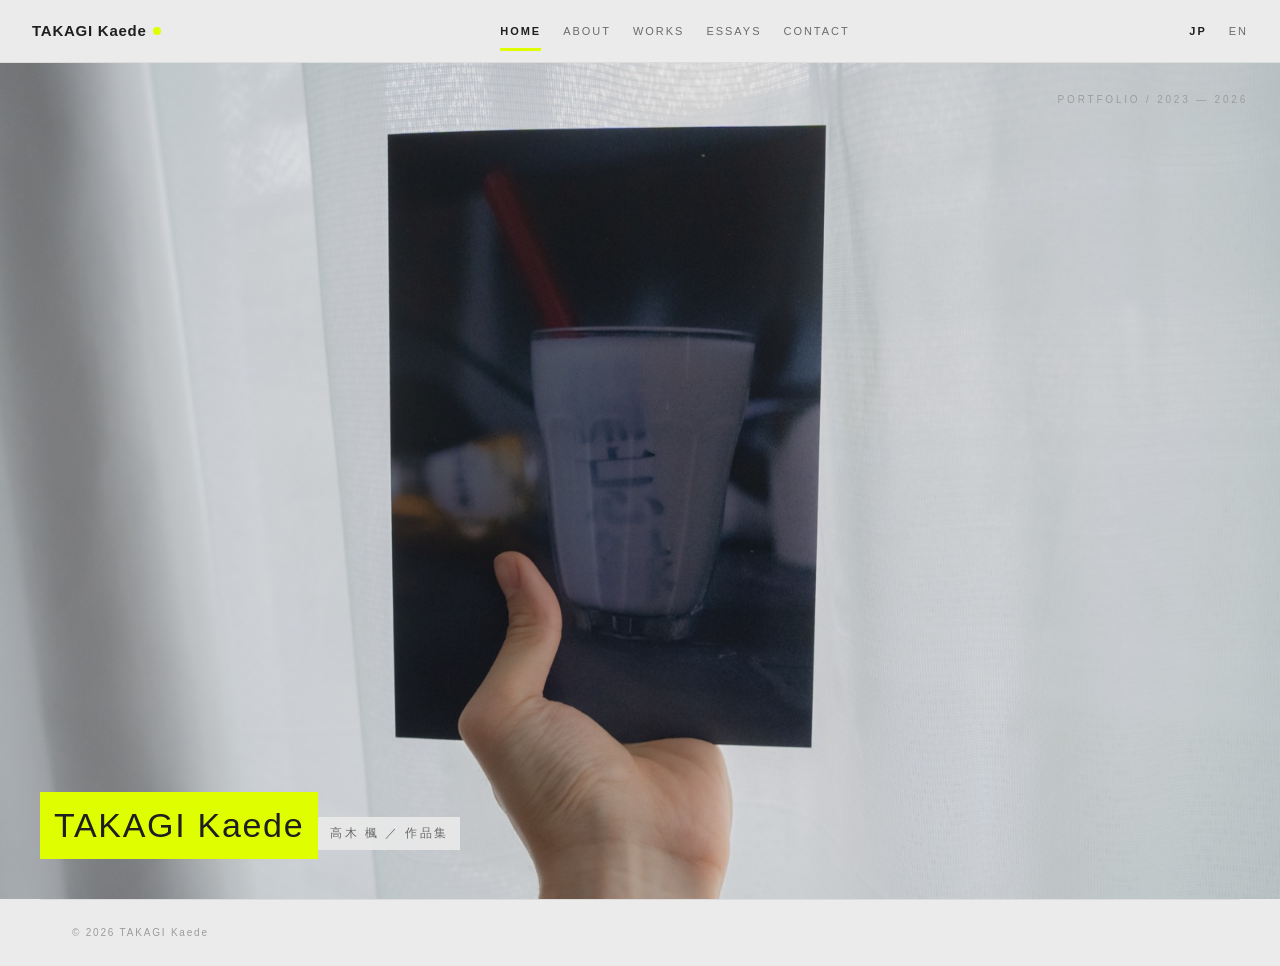
<file: index.html>
<!doctype html>
<html lang="ja">
<head>
<meta charset="utf-8">
<meta name="viewport" content="width=device-width,initial-scale=1">
<title>TAKAGI Kaede — Portfolio</title>
<meta name="description" content="TAKAGI Kaede — Portfolio 2023–2026. 映像・パフォーマンス作品と、制作の周辺で書かれた文章。">
<link rel="stylesheet" href="assets/style.css">
</head>
<body>
<div class="app">
<section class="sec home-sec">
  <div class="cover">
    <img src="images/cover.jpg" alt="">
    <div class="corner">PORTFOLIO / 2023 — 2026</div>
    <div class="ct"><div class="name">TAKAGI Kaede</div><div class="jp">高木 楓 ／ 作品集</div></div>
  </div>
</section>
</div>
<script src="assets/data.js"></script>
<script src="assets/site.js"></script>
<script>buildNav('home');buildFooter();</script>
</body>
</html>
</file>
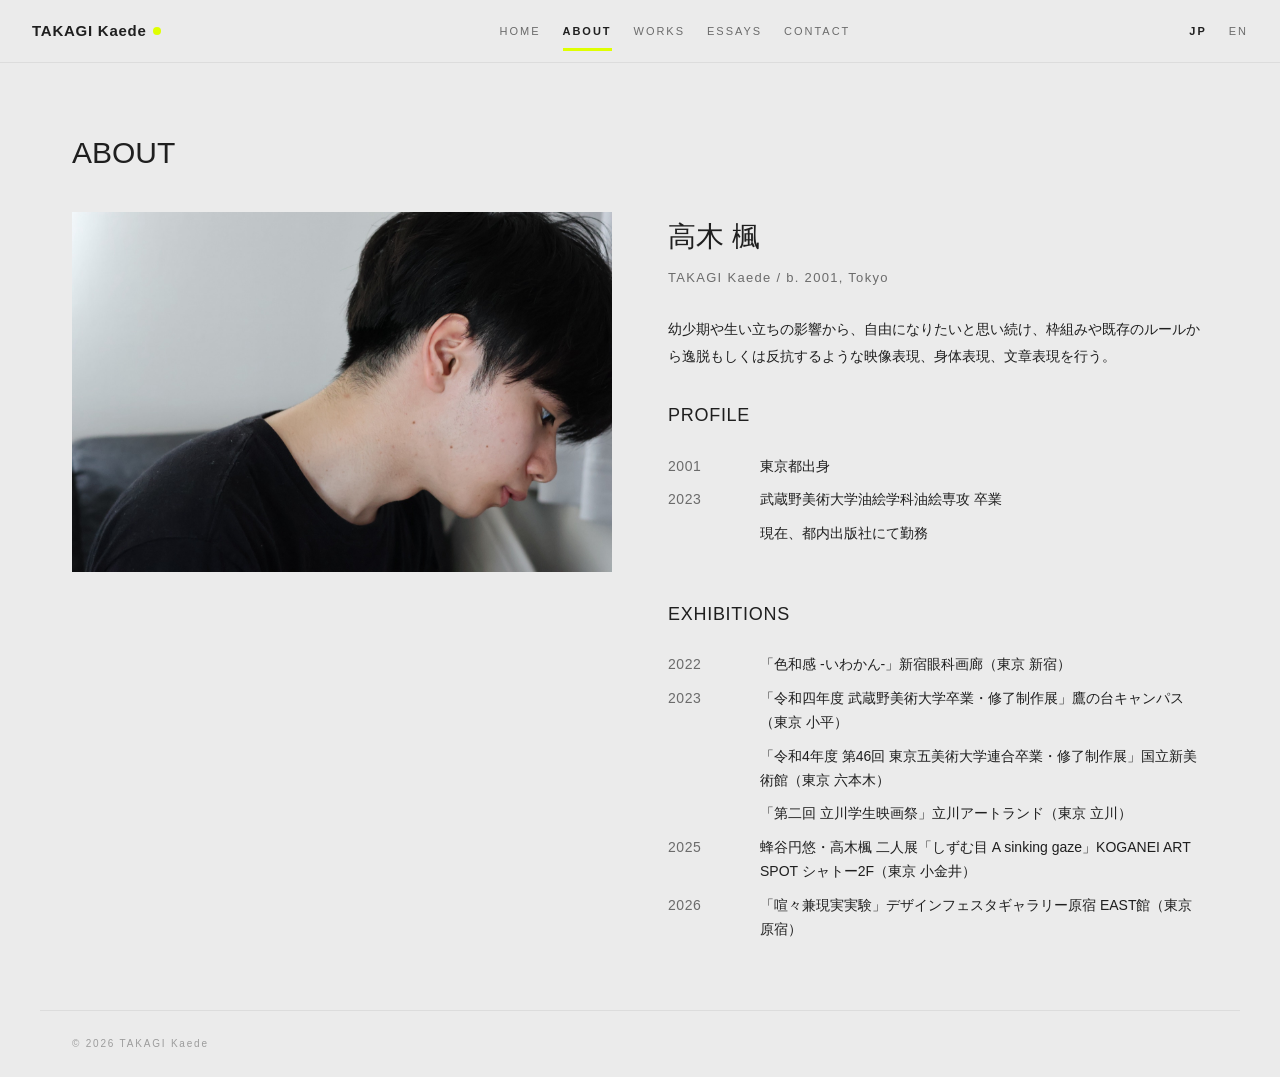
<file: about.html>
<!doctype html>
<html lang="ja">
<head>
<meta charset="utf-8">
<meta name="viewport" content="width=device-width,initial-scale=1">
<title>ABOUT — TAKAGI Kaede</title>
<meta name="description" content="TAKAGI Kaede のプロフィール・展示歴。">
<link rel="stylesheet" href="assets/style.css">
</head>
<body>
<div class="app">
<section class="sec">
  <div class="head"><h2 id="aboutTitle"></h2></div>
  <div class="aboutgrid">
    <figure class="portrait has-img"><img id="portraitImg" src="images/about/01.jpg" alt="" width="1600" height="1066"></figure>
    <div class="about">
      <h3 id="aboutName"></h3>
      <div class="subname" id="aboutSub"></div>
      <p class="bio" id="aboutBio"></p>
      <div class="cv" id="cv"></div>
    </div>
  </div>
</section>
</div>
<script src="assets/data.js"></script>
<script src="assets/site.js"></script>
<script>
buildNav('about');buildFooter();
const lang=getLang(),TT=T[lang];
$('#aboutTitle').textContent=TT.titles.about;
$('#aboutName').textContent=TT.name;
$('#aboutSub').textContent=TT.subname;
$('#aboutBio').textContent=TT.bio;
$('#portraitImg').alt=TT.portraitAlt;
document.documentElement.lang=lang==='jp'?'ja':'en';
// 略歴：見出しの下に「年｜内容」の2列で並べる（同じ年が続くときは2行目以降の年を省略）
const cv=$('#cv');
TT.dl.forEach(([k,vals])=>{
  let prev='';
  const rows=vals.map(v=>{
    const m=v.match(/^(\d{4})[\s　]+(.*)$/);
    const y=m?m[1]:'', txt=(m?m[2]:v).replace(/^([「『（])/,'<span class="openp">$1</span>');
    const show=y&&y!==prev?y:''; if(y)prev=y;
    return `<div class="cvrow"><div class="cvy">${show}</div><div class="cvt">${txt}</div></div>`;
  }).join('');
  cv.insertAdjacentHTML('beforeend',`<h4>${k}</h4><div class="cvlist">${rows}</div>`);
});
</script>
</body>
</html>
</file>
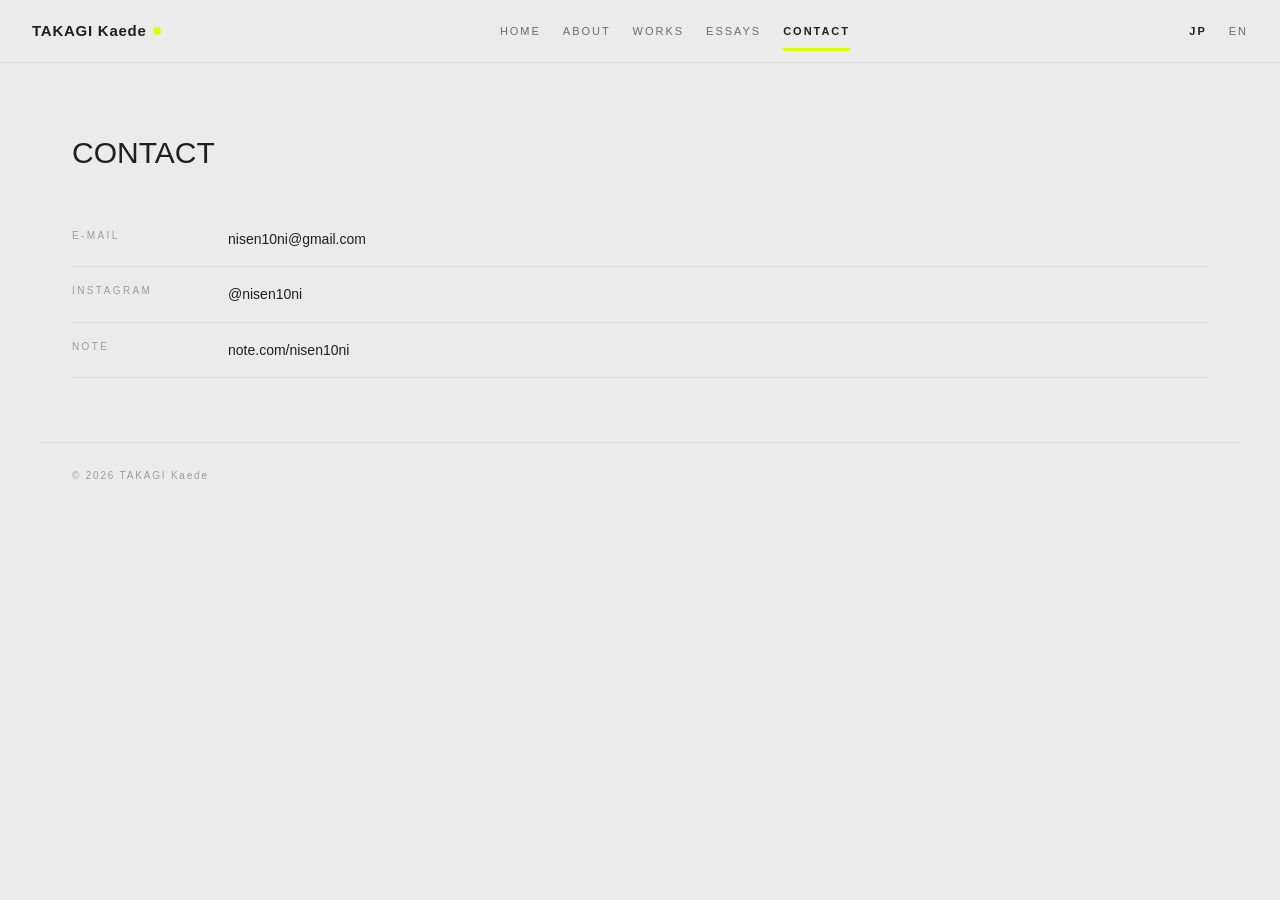
<file: contact.html>
<!doctype html>
<html lang="ja">
<head>
<meta charset="utf-8">
<meta name="viewport" content="width=device-width,initial-scale=1">
<title>CONTACT — TAKAGI Kaede</title>
<meta name="description" content="TAKAGI Kaede へのお問い合わせ・SNS。">
<link rel="stylesheet" href="assets/style.css">
</head>
<body>
<div class="app">
<section class="sec contact">
  <div class="head"><h2 id="contactTitle"></h2></div>
  <div id="contactList"></div>
</section>
</div>
<script src="assets/data.js"></script>
<script src="assets/site.js"></script>
<script>
buildNav('contact');buildFooter();
const lang=getLang(),TT=T[lang];
$('#contactTitle').textContent=TT.titles.contact;
document.documentElement.lang=lang==='jp'?'ja':'en';

const list=$('#contactList');
TT.contact.forEach(([k,v])=>{
  const isExt=v.href.startsWith('http');
  list.insertAdjacentHTML('beforeend',
    `<div class="row">
       <div class="lb">${k}</div>
       <div class="vl"><a href="${v.href}"${isExt?' target="_blank" rel="noopener"':''}>${v.label}</a></div>
     </div>`);
});
</script>
</body>
</html>
</file>
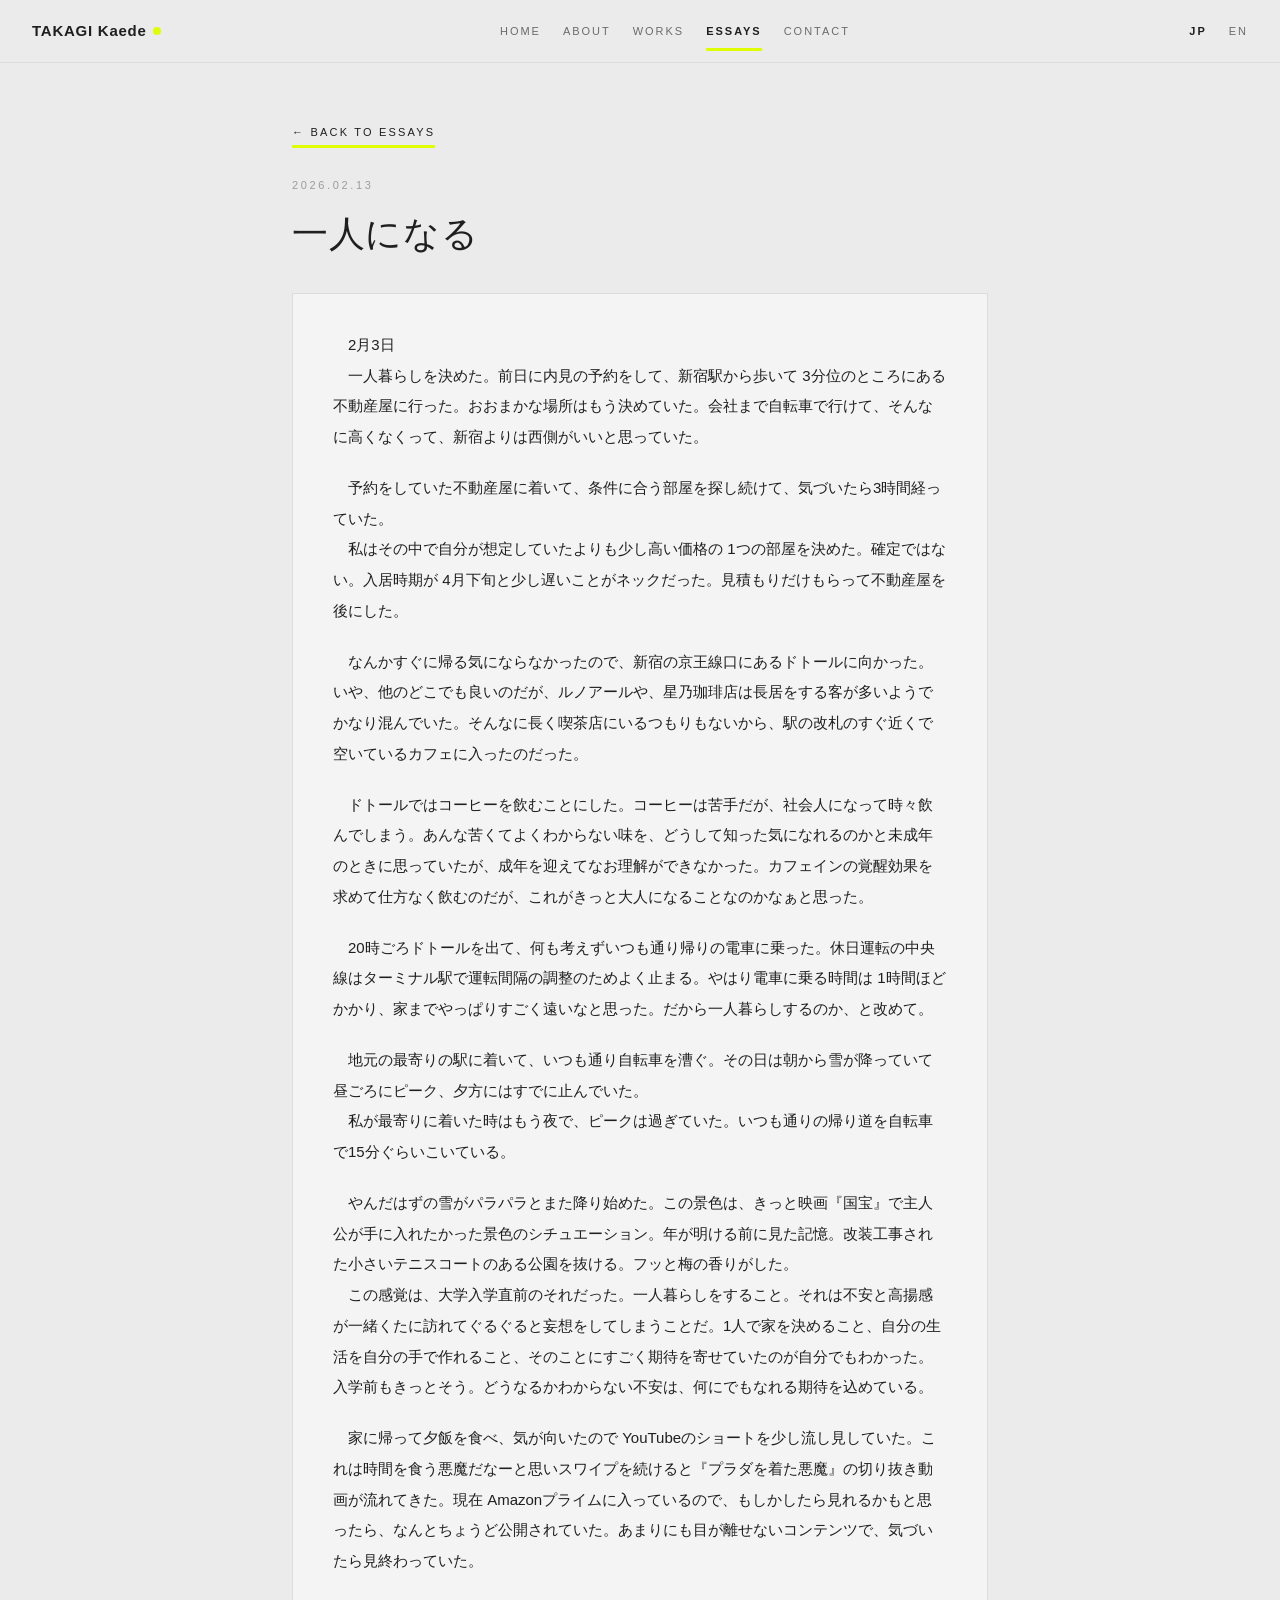
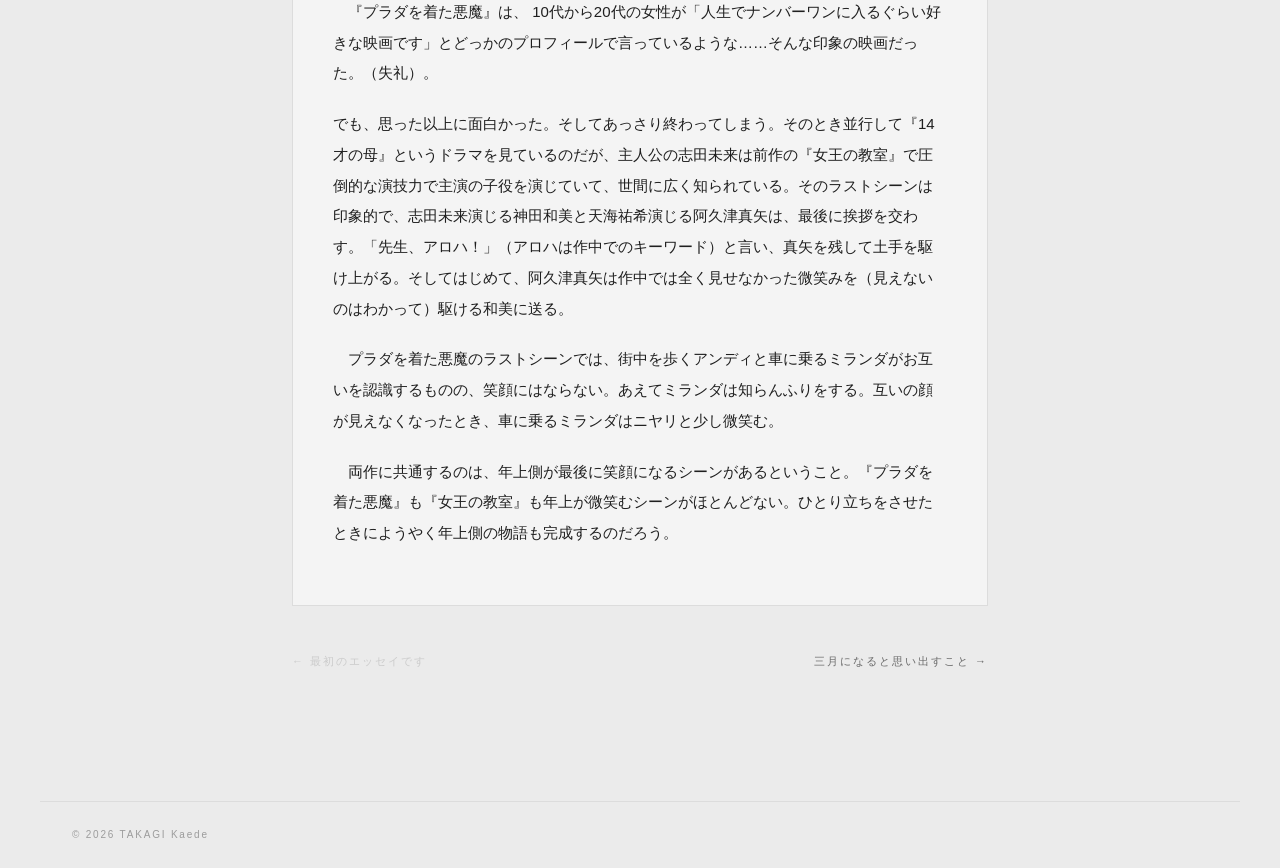
<file: essay.html>
<!doctype html>
<html lang="ja">
<head>
<meta charset="utf-8">
<meta name="viewport" content="width=device-width,initial-scale=1">
<title>ESSAY — TAKAGI Kaede</title>
<meta name="description" content="TAKAGI Kaede によるエッセイ。">
<link rel="stylesheet" href="assets/style.css">
<style>
.essay-wrap{max-width:760px;margin:0 auto;padding:56px 32px 120px}
.essay-back{display:inline-block;margin-bottom:28px;color:var(--tx);font-size:11px;letter-spacing:.2em;border-bottom:3px solid var(--ac);padding-bottom:2px}
.essay-date{font-size:11px;letter-spacing:.24em;color:var(--mute);margin-bottom:12px}
.essay-ttl{font-size:36px;font-weight:500;letter-spacing:.02em;margin-bottom:32px;line-height:1.5}
.essay-paper{background:var(--sf);border:1px solid var(--bd2);padding:36px 40px;line-height:2.05;font-size:15px}
.essay-paper p{margin-bottom:20px}
.essay-nav{display:flex;justify-content:space-between;margin-top:36px;font-size:11px;letter-spacing:.18em;color:var(--sub)}
.essay-nav a{color:inherit;padding:10px 0;transition:color .2s ease}
.essay-nav a:hover{color:var(--ink);background-image:linear-gradient(transparent 70%,var(--ac) 70%)}
.essay-nav .disabled{color:var(--mute);opacity:.4;pointer-events:none}
@media (max-width:640px){
  .essay-wrap{padding:40px 18px 80px}
  .essay-ttl{font-size:26px}
  .essay-paper{padding:22px 20px;font-size:14px;line-height:1.95}
}
</style>
</head>
<body>
<div class="app">
<div class="essay-wrap" lang="ja">
  <a class="essay-back" id="back" href="essays.html">← BACK TO ESSAYS</a>
  <div class="essay-date" id="date"></div>
  <h1 class="essay-ttl" id="ttl"></h1>
  <div class="essay-paper" id="paper"></div>
  <div class="essay-nav">
    <a id="prev" href="#"></a>
    <a id="next" href="#"></a>
  </div>
</div>
</div>
<script src="assets/data.js"></script>
<script src="assets/site.js"></script>
<script>
buildNav('essays');buildFooter();
const lang=getLang();
document.documentElement.lang=lang==='jp'?'ja':'en';

const params=new URLSearchParams(location.search);
const id=parseInt(params.get('id')||'1',10);
const idx=ESSAYS.findIndex(e=>e.id===id);
if(idx===-1){location.replace('essays.html');throw new Error('essay not found');}
const e=ESSAYS[idx];
document.title=e.title+' — TAKAGI Kaede';

$('#date').textContent=e.date;
$('#ttl').textContent=e.title;
$('#paper').innerHTML=e.body.map(x=>`<p>${x.replace(/\n/g,'<br>')}</p>`).join('');

// ESSAYS は新しい順。「前」= ひとつ古いエッセイ、「次」= ひとつ新しいエッセイ。
const older=ESSAYS[idx+1],newer=ESSAYS[idx-1];
const prevEl=$('#prev'),nextEl=$('#next');
if(older){prevEl.href='essay.html?id='+older.id;prevEl.textContent='← '+older.title;}
else{prevEl.classList.add('disabled');prevEl.textContent='← 最初のエッセイです';}
if(newer){nextEl.href='essay.html?id='+newer.id;nextEl.textContent=newer.title+' →';}
else{nextEl.classList.add('disabled');nextEl.textContent='最新のエッセイです →';}
</script>
</body>
</html>
</file>
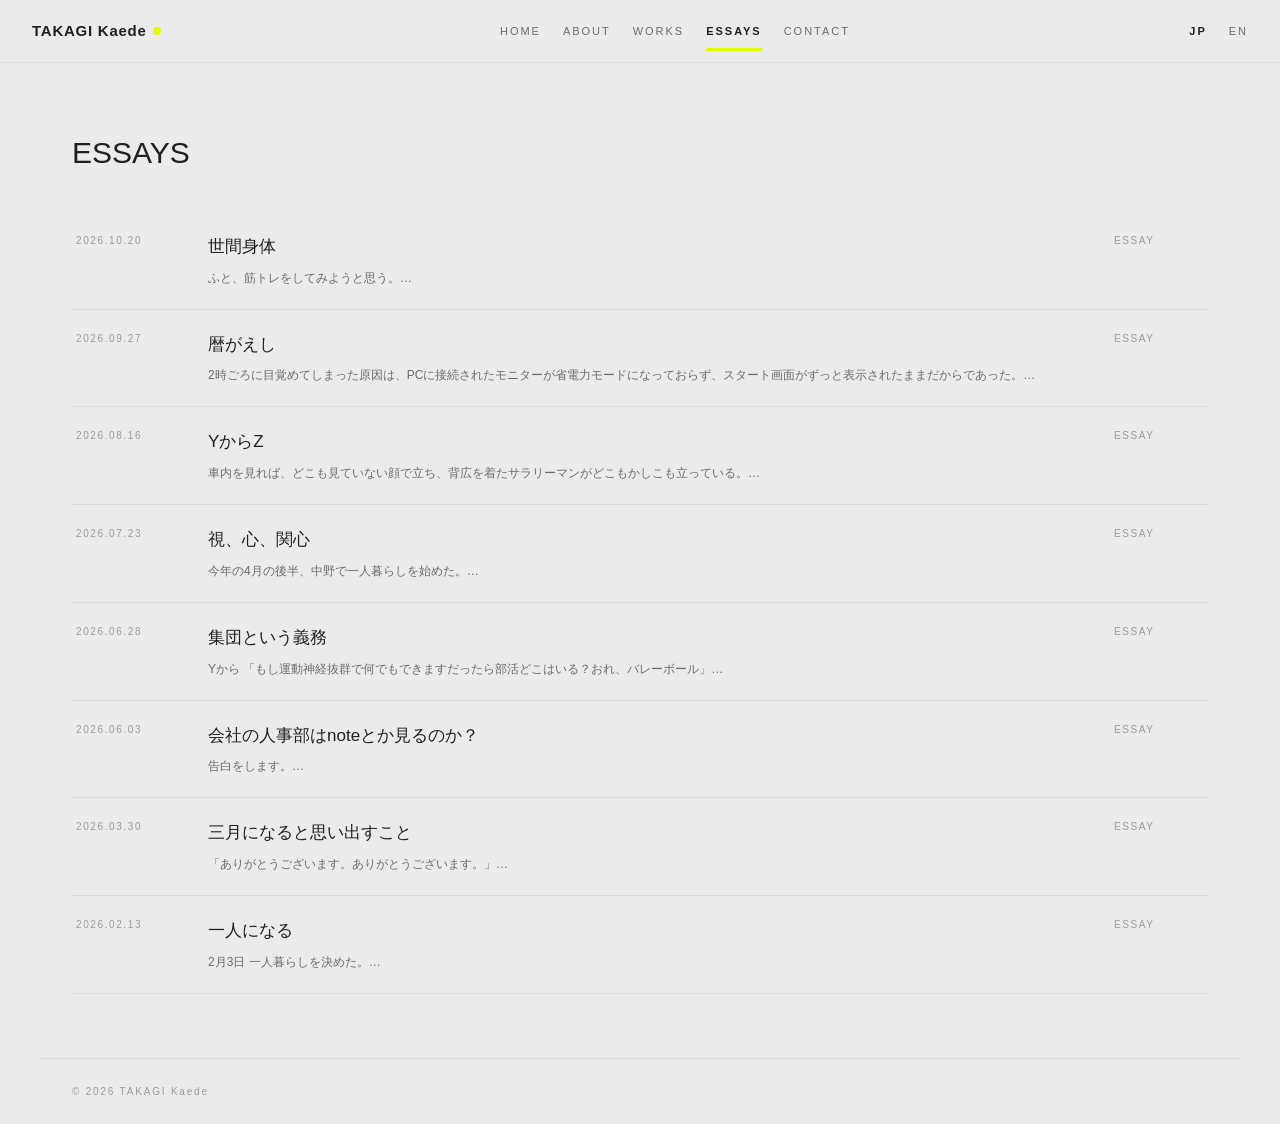
<file: essays.html>
<!doctype html>
<html lang="ja">
<head>
<meta charset="utf-8">
<meta name="viewport" content="width=device-width,initial-scale=1">
<title>ESSAYS — TAKAGI Kaede</title>
<meta name="description" content="TAKAGI Kaede によるエッセイ・ノート。">
<link rel="stylesheet" href="assets/style.css">
</head>
<body>
<div class="app">
<section class="sec">
  <div class="head"><h2 id="essayTitle"></h2></div>
  <div class="essays" id="essayList"></div>
</section>
</div>
<script src="assets/data.js"></script>
<script src="assets/site.js"></script>
<script>
buildNav('essays');buildFooter();
const lang=getLang(),TT=T[lang];
$('#essayTitle').textContent=TT.titles.essays;
document.documentElement.lang=lang==='jp'?'ja':'en';

// 一覧の下には本文の最初の一文を表示（長い場合は CSS で自動的に「…」）
function firstSentence(body){
  const t=body.join('\n').split('\n').map(l=>l.replace(/^[\s\u3000]+/,'')).filter(Boolean).join('\n');
  let depth=0;
  for(let i=0;i<t.length;i++){
    const c=t[i];
    if(c==='「'||c==='『'||c==='（')depth++;
    else if((c==='」'||c==='』'||c==='）')&&depth>0){depth--;if(depth===0&&t[i+1]==='\n')return t.slice(0,i+1).replace(/\n/g,' ');}
    else if(depth===0&&'。！？'.includes(c))return t.slice(0,i+1).replace(/\n/g,' ');
  }
  return t.replace(/\n/g,' ');
}
const g=$('#essayList');
ESSAYS.forEach(e=>{
    g.insertAdjacentHTML('beforeend',
    `<a href="essay.html?id=${e.id}" lang="ja">
       <div class="date">${e.date}</div>
       <div><div class="tt">${e.title}</div><div class="ex">${firstSentence(e.body)}…</div></div>
       <div class="tag">ESSAY</div>
     </a>`);
});
</script>
</body>
</html>
</file>
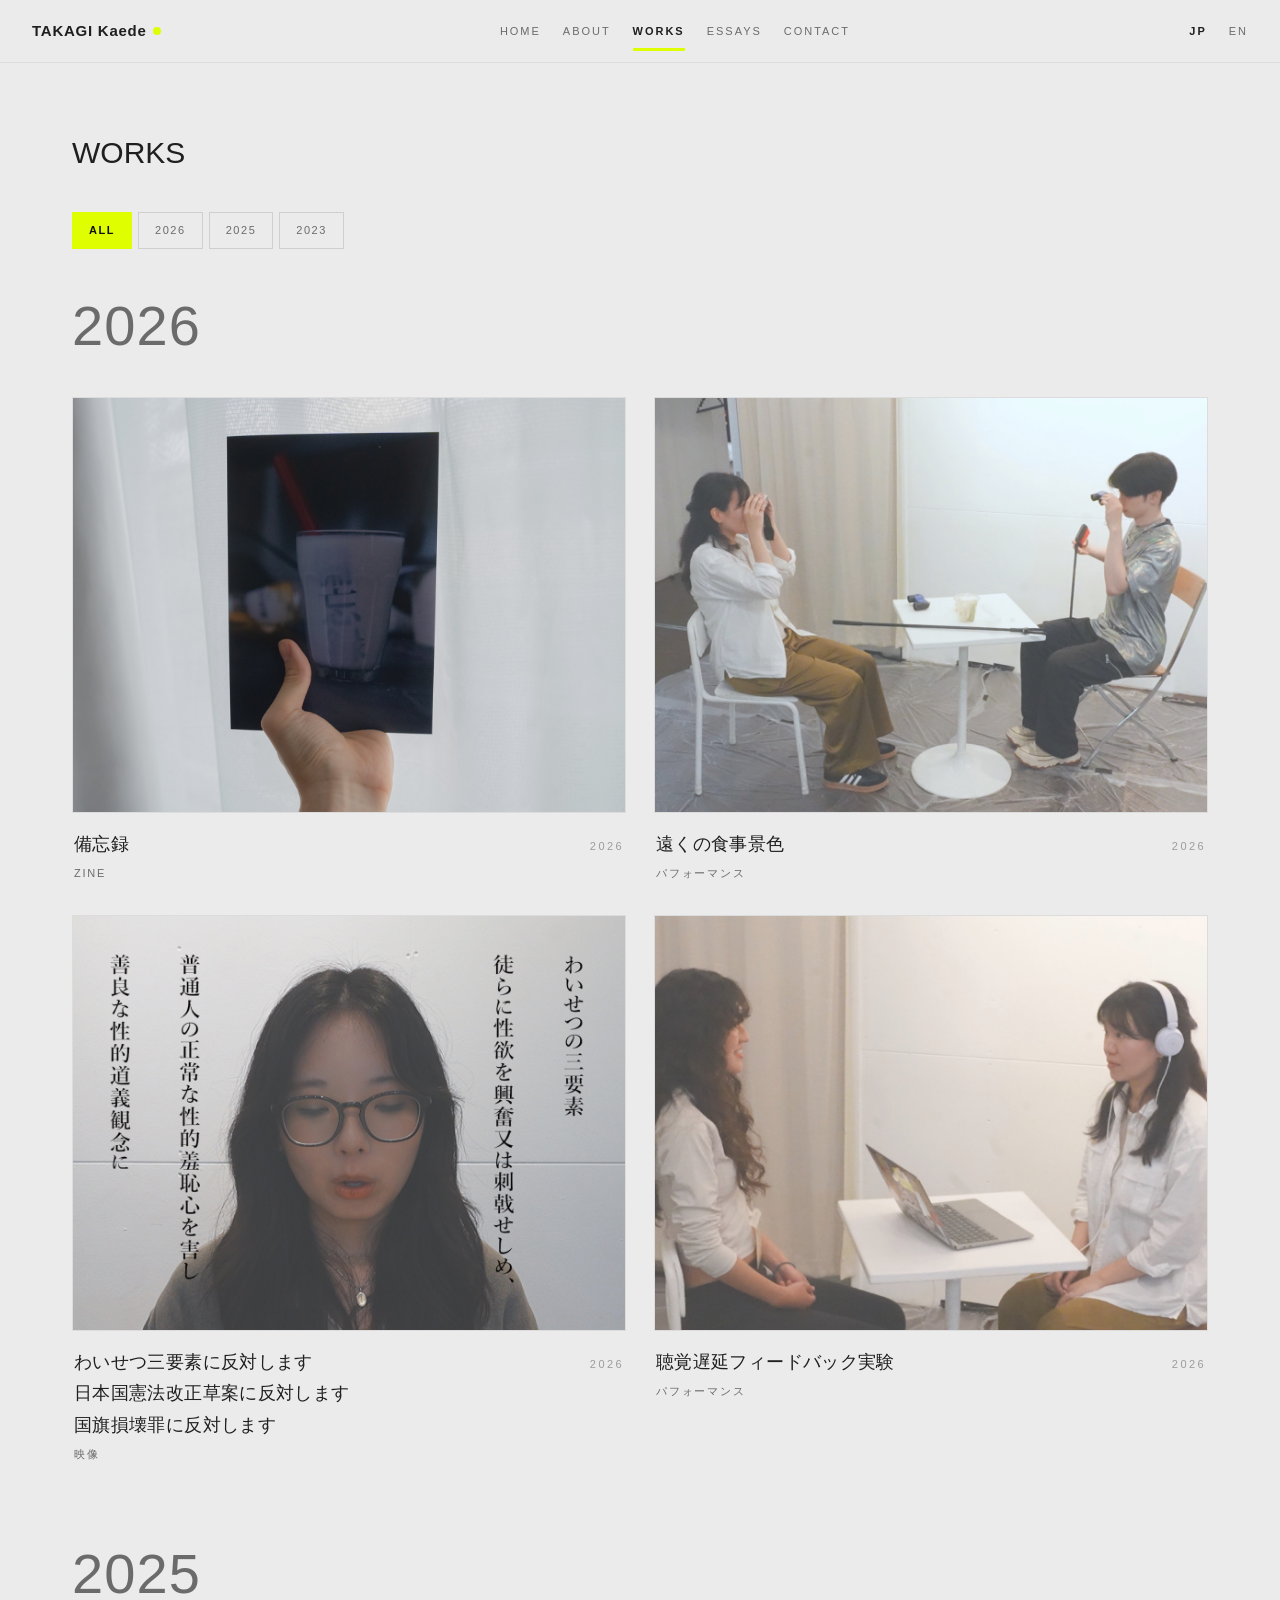
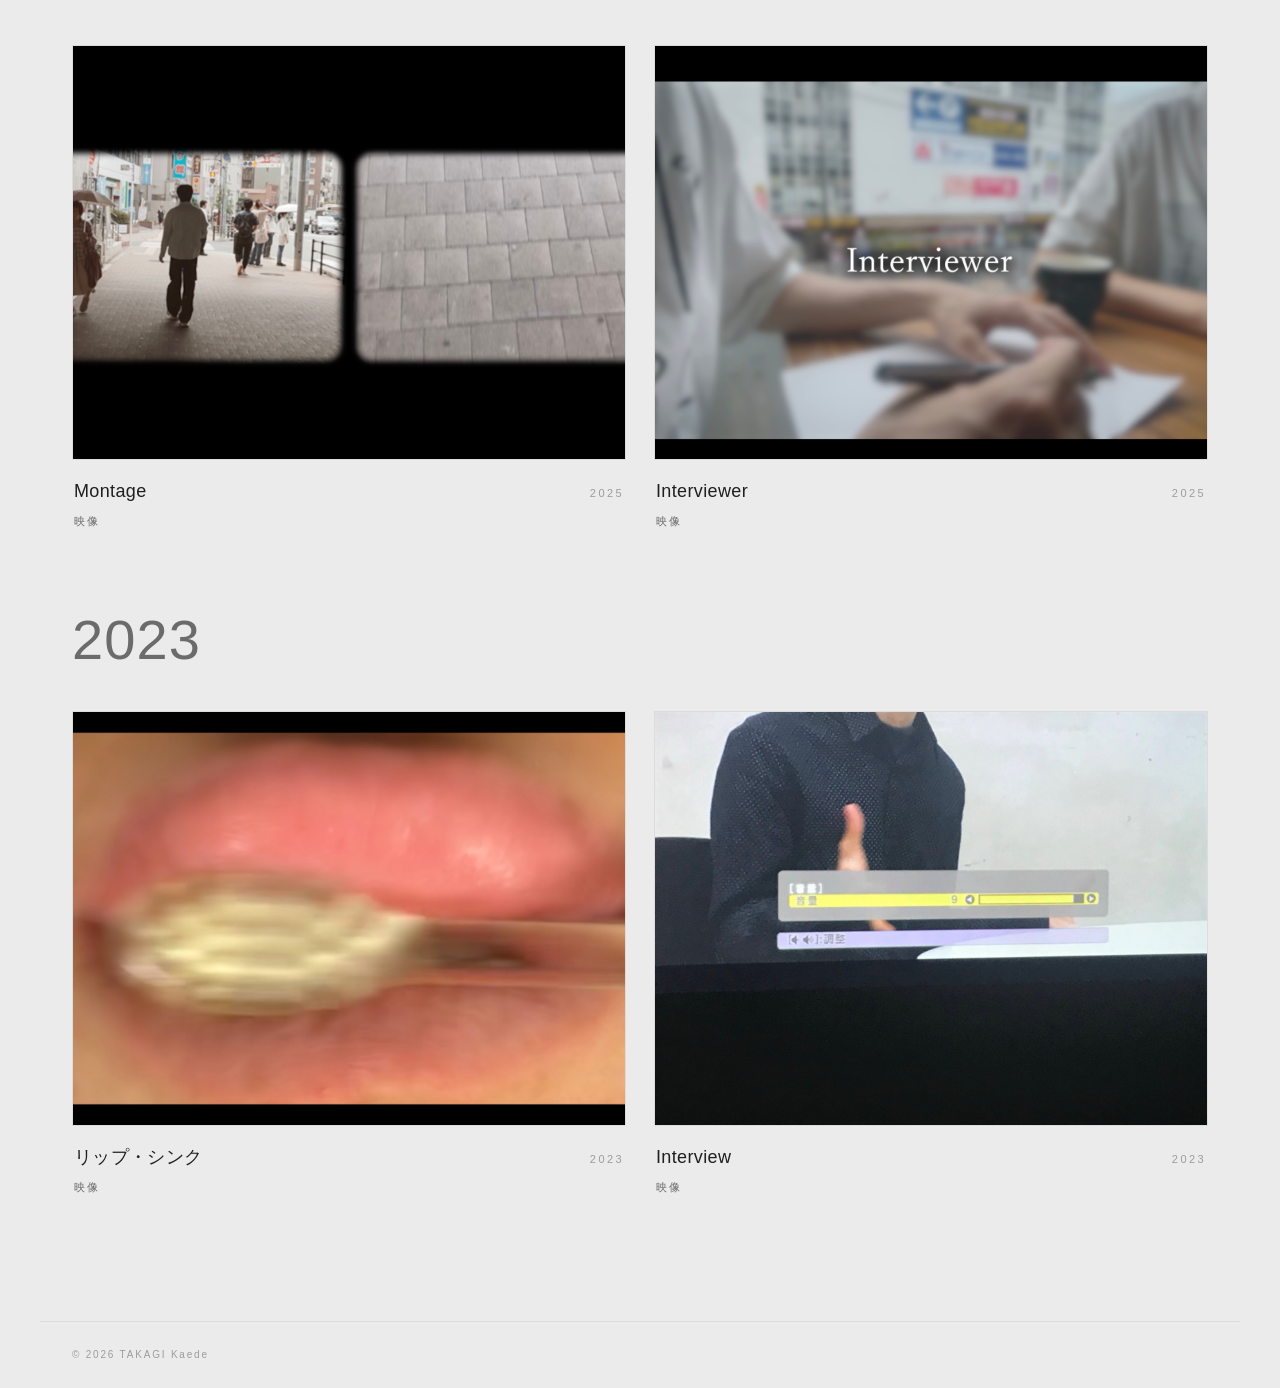
<file: works.html>
<!doctype html>
<html lang="ja">
<head>
<meta charset="utf-8">
<meta name="viewport" content="width=device-width,initial-scale=1">
<title>WORKS — TAKAGI Kaede</title>
<meta name="description" content="TAKAGI Kaede の映像・パフォーマンス作品一覧（2023–2026）。">
<link rel="stylesheet" href="assets/style.css">
</head>
<body>
<div class="app">
<section class="sec">
  <div class="head"><h2 id="worksTitle"></h2></div>
  <div class="years" id="years"></div>
  <div id="workList"></div>
</section>
</div>
<script src="assets/data.js"></script>
<script src="assets/site.js"></script>
<script>
buildNav('works');buildFooter();
const lang=getLang(),TT=T[lang];
$('#worksTitle').textContent=TT.titles.works;
document.documentElement.lang=lang==='jp'?'ja':'en';
let yearFilter='all';

function renderYears(){
  const years=[...new Set(WORKS.map(w=>w.year))].sort((a,b)=>b-a);
  const box=$('#years'); box.innerHTML='';
  const all=document.createElement('button'); all.textContent=TT.all; all.dataset.year='all';
  if(yearFilter==='all')all.classList.add('active');
  box.appendChild(all);
  years.forEach(y=>{const b=document.createElement('button');b.textContent=y;b.dataset.year=y;
    if(String(yearFilter)===String(y))b.classList.add('active');box.appendChild(b);});
  box.onclick=e=>{const b=e.target.closest('button');if(!b)return;yearFilter=b.dataset.year==='all'?'all':+b.dataset.year;renderYears();renderWorks();};
}

function renderWorks(){
  const list=$('#workList'); list.innerHTML='';
  const filtered=yearFilter==='all'?WORKS:WORKS.filter(w=>w.year===yearFilter);
  const years=[...new Set(filtered.map(w=>w.year))].sort((a,b)=>b-a);
  years.forEach(y=>{
    const block=document.createElement('div'); block.className='yearblock';
    block.innerHTML=`<div class="yearttl">${y}</div><div class="cards"></div>`;
    const cards=block.querySelector('.cards');
    filtered.filter(w=>w.year===y).forEach(w=>{
      const card=document.createElement('div'); card.className='card'; card.dataset.id=w.id;
      card.innerHTML=`
        <div class="thumb"><img src="${w.images[0].src}" alt="" loading="lazy"></div>
        <div class="cbottom">
          <div>
            <div class="ctitle">${w.title[lang==='jp'?0:1]}</div>
            <div class="csub">${w.tag[lang==='jp'?0:1]}</div>
          </div>
          <div class="cyear">${w.year}</div>
        </div>`;
      card.onclick=()=>openWork(w);
      cards.appendChild(card);
    });
    list.appendChild(block);
  });
}
renderYears();renderWorks();
</script>
</body>
</html>
</file>
<file: assets/style.css>
:root{
  --bg:#ebebeb;--bg2:#dedede;--sf:#f4f4f4;
  --tx:#1f1f1f;--sub:#6b6b6b;--mute:#9c9c9c;
  --bd:#cfcfcf;--bd2:#dcdcdc;
  --ac:#dfff00;--ink:#111;
}
*{box-sizing:border-box;margin:0;padding:0}
html{scroll-behavior:smooth}
body{background:var(--bg);color:var(--tx);
  font:14px/1.75 -apple-system,BlinkMacSystemFont,"Helvetica Neue","Hiragino Sans","Yu Gothic",Meiryo,sans-serif;
  -webkit-font-smoothing:antialiased}
button,a{font:inherit;color:inherit}
img{max-width:100%;display:block}
a{text-decoration:none}
.app{transition:filter .35s ease, transform .35s ease}
.app.blurred{filter:blur(14px) saturate(1.05);transform:scale(1.03);pointer-events:none}

.nav{position:sticky;top:0;z-index:50;background:rgba(235,235,235,.92);backdrop-filter:blur(6px);
  border-bottom:1px solid var(--bd2);display:flex;justify-content:space-between;
  align-items:center;padding:18px 32px;gap:12px;flex-wrap:wrap}
.logo{font-size:15px;font-weight:600;letter-spacing:.05em}
.logo a{color:inherit;display:inline-flex;align-items:center}
.logo b{display:inline-block;width:8px;height:8px;background:var(--ac);border-radius:50%;margin-left:6px}
.menu,.lang{display:flex;gap:22px;align-items:center;flex-wrap:wrap}
.menu a,.lang button{background:none;border:none;color:var(--sub);cursor:pointer;
  letter-spacing:.18em;font-size:11px;position:relative;padding:2px 0}
.menu a.active,.lang button.active{color:var(--tx);font-weight:600}
.menu a.active:after{content:"";position:absolute;left:0;right:0;bottom:-8px;height:3px;background:var(--ac)}

.sec{padding:64px 32px;max-width:1200px;margin:0 auto}
.home-sec{padding:0;max-width:none}
.cover{min-height:calc(100vh - 64px);background:var(--bg2);position:relative;
  display:flex;align-items:center;justify-content:center;overflow:hidden}
.cover:before{content:"";position:absolute;inset:0;
  background:repeating-linear-gradient(45deg,transparent 0 14px,rgba(0,0,0,.03) 14px 28px)}
.cover>img{position:absolute;inset:0;width:100%;height:100%;object-fit:cover}
.ct{position:absolute;left:40px;bottom:40px;z-index:1}
.ct .name{display:inline-block;background:var(--ac);padding:4px 14px;font-size:34px;letter-spacing:.05em}
.ct .jp{display:inline-block;margin-top:10px;background:rgba(235,235,235,.88);padding:6px 12px;
  font-size:12px;letter-spacing:.2em;color:var(--sub)}
.corner{position:absolute;right:32px;top:28px;color:var(--mute);
  font-size:10px;letter-spacing:.28em;z-index:1}

.head{display:flex;justify-content:space-between;align-items:baseline;margin-bottom:32px;gap:12px}
.head h2{font-size:30px;font-weight:500}
.eyebrow{font-size:11px;letter-spacing:.28em;color:var(--mute)}

.aboutgrid{display:grid;grid-template-columns:minmax(0,1fr) minmax(0,1fr);gap:56px;align-items:start}
.portrait{height:300px;background:var(--bg2);border:1px solid var(--bd2);display:flex;
  align-items:center;justify-content:center;flex-direction:column;color:var(--mute);
  letter-spacing:.2em;font-size:11px}
.portrait small{font-size:9px;letter-spacing:.12em;margin-top:6px}
.portrait.has-img{height:auto;display:block;background:none;border:none}
/* 横長の写真をトリミングせず元の比率で表示 */
.portrait img{width:100%;height:auto}
.bio{line-height:1.95;margin-bottom:30px;max-width:720px}
.about h3{font-size:28px;font-weight:500}
.subname{color:var(--sub);font-size:13px;letter-spacing:.1em;margin:6px 0 26px}
.dl{display:grid;grid-template-columns:120px 1fr;gap:14px 24px;margin-bottom:36px}
.dl dt{font-size:10px;letter-spacing:.2em;color:var(--mute);padding-top:2px}
.dl dd{line-height:1.9}
.yr{display:inline-block;min-width:44px;color:var(--mute)}
/* 略歴：見出し＋「年｜内容」の2列リスト */
.cv{margin-top:8px}
.cv h4{font-size:18px;font-weight:400;letter-spacing:.04em;margin:48px 0 18px}
.cv h4:first-child{margin-top:0}
.cvrow{display:grid;grid-template-columns:72px 1fr;gap:0 20px;font-size:14px;line-height:1.7;padding:5px 0}
.cvy{letter-spacing:.04em;color:var(--sub)}
/* 行頭の「（ の左側の空きを詰めて、文字の頭を縦にそろえる（折り返した行も対象） */
.cvt{text-spacing-trim:trim-start}
@supports not (text-spacing-trim:trim-start){ .cvt .openp{margin-left:-.5em} }


.years{display:flex;flex-wrap:wrap;gap:6px;margin-bottom:28px}
.years button{padding:8px 16px;border:1px solid var(--bd);background:none;color:var(--sub);cursor:pointer;letter-spacing:.14em;font-size:11px}
.years button.active{background:var(--ac);border-color:var(--ac);color:var(--ink);font-weight:600}
.yearblock{margin-bottom:56px}
.yearttl{font-size:56px;font-weight:200;color:var(--sub);margin-bottom:22px;letter-spacing:.02em}
.cards{display:grid;grid-template-columns:repeat(2,1fr);gap:28px}
.card{background:transparent;cursor:pointer;transition:transform .3s ease}
.card:hover{transform:translateY(-4px)}
.card .thumb{aspect-ratio:4/3;background:var(--bg2);border:1px solid var(--bd2);
  position:relative;overflow:hidden;transition:box-shadow .3s ease, border-color .3s ease}
.card:hover .thumb{box-shadow:0 22px 45px -22px rgba(0,0,0,.28);border-color:#b8b8b8}
.card .thumb:before{content:"";position:absolute;inset:0;
  background:repeating-linear-gradient(45deg,transparent 0 10px,rgba(0,0,0,.028) 10px 20px)}
.card .thumb img{position:absolute;inset:0;width:100%;height:100%;object-fit:cover}
.card .cbottom{padding:16px 2px 4px;display:flex;justify-content:space-between;gap:14px;align-items:baseline}
.card .ctitle{font-size:18px;font-weight:500;letter-spacing:.02em}
.card .csub{font-size:11px;color:var(--sub);letter-spacing:.16em;margin-top:4px}
.card .cyear{font-size:11px;color:var(--mute);letter-spacing:.22em}


.essays a{color:inherit;display:grid;grid-template-columns:110px 1fr 90px;gap:22px;
  padding:20px 4px;border-bottom:1px solid var(--bd2);transition:background .2s ease, padding .25s ease}
.essays a:hover{background:var(--sf);padding-left:12px}
.essays a:hover .tt{background-image:linear-gradient(transparent 62%,var(--ac) 62%);background-size:100% 100%}
.essays .date,.essays .tag{font-size:10px;color:var(--mute);letter-spacing:.16em}
.essays .tt{font-size:17px;font-weight:500;transition:background .3s ease}
.essays .ex{color:var(--sub);font-size:12px;margin-top:6px;
  display:-webkit-box;-webkit-box-orient:vertical;-webkit-line-clamp:1;overflow:hidden;text-overflow:ellipsis}
.contact .row{display:grid;grid-template-columns:140px 1fr;gap:16px;padding:15px 0;border-bottom:1px solid var(--bd2)}
.contact .lb{font-size:10px;color:var(--mute);letter-spacing:.24em}
.contact .vl a{color:inherit}
.contact .vl a:hover{background-image:linear-gradient(transparent 66%,var(--ac) 66%)}
.footer{max-width:1200px;margin:0 auto;padding:24px 32px;border-top:1px solid var(--bd2);
  display:flex;justify-content:space-between;color:var(--mute);font-size:10px;letter-spacing:.18em;gap:10px;flex-wrap:wrap}

.modal{position:fixed;inset:0;z-index:100;display:none;overflow:hidden}
.modal.show{display:block}
/* 背景はぼかした上に白を重ねて、文字を読みやすくする */
.mbg{position:absolute;inset:0;background:rgba(244,244,244,.84);
  backdrop-filter:blur(24px) saturate(.9);-webkit-backdrop-filter:blur(24px) saturate(.9)}
.msheet{position:absolute;inset:0;overflow:auto;scroll-behavior:smooth;-webkit-overflow-scrolling:touch}
.mclose{position:fixed;right:24px;top:22px;width:44px;height:44px;border-radius:50%;
  border:1px solid rgba(0,0,0,.18);background:rgba(255,255,255,.8);color:var(--ink);
  font-size:22px;line-height:1;cursor:pointer;z-index:5;backdrop-filter:blur(4px);
  transition:background .25s ease, transform .25s ease}
.mclose:hover{background:#fff;transform:rotate(90deg)}
.minner{max-width:1080px;margin:0 auto;padding:88px 32px 120px;position:relative;z-index:2}
.hero{position:relative;aspect-ratio:16/10;background:var(--bg2);border:1px solid rgba(255,255,255,.4);
  overflow:hidden;box-shadow:0 40px 90px -30px rgba(0,0,0,.5)}
.hero:before{content:"";position:absolute;inset:0;
  background:repeating-linear-gradient(45deg,transparent 0 14px,rgba(0,0,0,.045) 14px 28px)}
.hero img{position:absolute;inset:0;width:100%;height:100%;object-fit:contain;opacity:0;transition:opacity .35s ease;background:#111}
.hero img.on{opacity:1;z-index:1}
.hero .gbtn,.hero .gcount{z-index:2}
/* 写真の下のサムネイル列（クリックでその写真へ） */
.gthumbs{position:relative;display:flex;gap:8px;margin-top:14px;padding:4px 2px 6px;
  overflow-x:auto;scrollbar-width:thin;-webkit-overflow-scrolling:touch}
.gthumb{flex:0 0 auto;width:72px;height:54px;padding:0;border:2px solid transparent;background:var(--bg2);
  cursor:pointer;opacity:.55;transition:opacity .2s ease, border-color .2s ease}
.gthumb img{width:100%;height:100%;object-fit:cover}
.gthumb:hover{opacity:.9}
.gthumb.on{opacity:1;border-color:var(--ink)}
.gcap{min-height:1.6em;margin-top:12px;font-size:11px;letter-spacing:.08em;color:var(--sub);text-align:center}
.gbtn{position:absolute;top:50%;transform:translateY(-50%);width:52px;height:52px;
  border:none;background:rgba(255,255,255,.6);color:var(--ink);cursor:pointer;
  font-size:24px;line-height:1;backdrop-filter:blur(6px);transition:background .2s ease}
.gbtn:hover{background:#fff}
.gprev{left:18px}.gnext{right:18px}
.gcount{position:absolute;right:20px;bottom:16px;font-size:11px;letter-spacing:.22em;
  background:rgba(255,255,255,.7);padding:5px 12px;color:var(--ink);backdrop-filter:blur(4px)}
.mmeta{display:flex;justify-content:space-between;gap:24px;align-items:flex-end;
  margin-top:36px;padding-bottom:22px;border-bottom:1px solid rgba(0,0,0,.15)}
.mmeta .mt{font-size:38px;font-weight:500;letter-spacing:.02em;color:var(--ink)}
.mmeta .msub{font-size:12px;color:var(--sub);letter-spacing:.16em;margin-top:8px}
.mmeta .mtag{font-size:10px;letter-spacing:.28em;color:var(--mute);text-align:right;min-width:120px}
.mtag b{display:block;font-size:13px;color:var(--ink);letter-spacing:.08em;font-weight:500;margin-top:4px}
.mbody{margin-top:40px;max-width:720px;margin-left:auto;margin-right:auto;
  color:var(--ink);line-height:2.05;font-size:15px;white-space:pre-wrap}
.mbody p{margin-bottom:18px}
.mmore{max-width:720px;margin:40px auto 0;padding-top:28px;border-top:1px solid rgba(0,0,0,.15)}
.mmore .mbody{margin-top:16px}
.mmore-k{font-size:10px;letter-spacing:.28em;color:var(--mute)}
.mex{max-width:720px;margin:36px auto 0;padding-top:20px;border-top:1px solid rgba(0,0,0,.15);
  font-size:11px;letter-spacing:.18em;color:var(--sub)}
.mex b{display:block;color:var(--mute);font-size:10px;letter-spacing:.28em;margin-bottom:6px}


@media (max-width:900px){
  .aboutgrid{grid-template-columns:1fr}
  .aboutgrid{gap:32px}
  .cards{grid-template-columns:1fr}
  .mmeta .mt{font-size:28px}
  .minner{padding:72px 20px 90px}
  .hero{aspect-ratio:4/3}
  .gbtn{width:42px;height:42px;font-size:20px}
}
@media (max-width:640px){
  .nav,.sec,.footer{padding-left:18px;padding-right:18px}
  .head h2{font-size:24px}
  .ct{left:22px;bottom:22px}
  .ct .name{font-size:26px}
  .dl,.contact .row,.essays a{grid-template-columns:1fr;gap:6px}
  .yearttl{font-size:40px}
  .gthumb{width:56px;height:42px}
  .cv h4{font-size:17px;margin:40px 0 14px}
  .cvrow{grid-template-columns:52px 1fr;gap:0 14px}
  .mbody{font-size:14px;line-height:1.95}
  .mmeta{flex-direction:column;align-items:flex-start;gap:12px}
  .mmeta .mt{font-size:22px;line-height:1.5}
  .mmeta .mtag{text-align:left}
}
</file>
